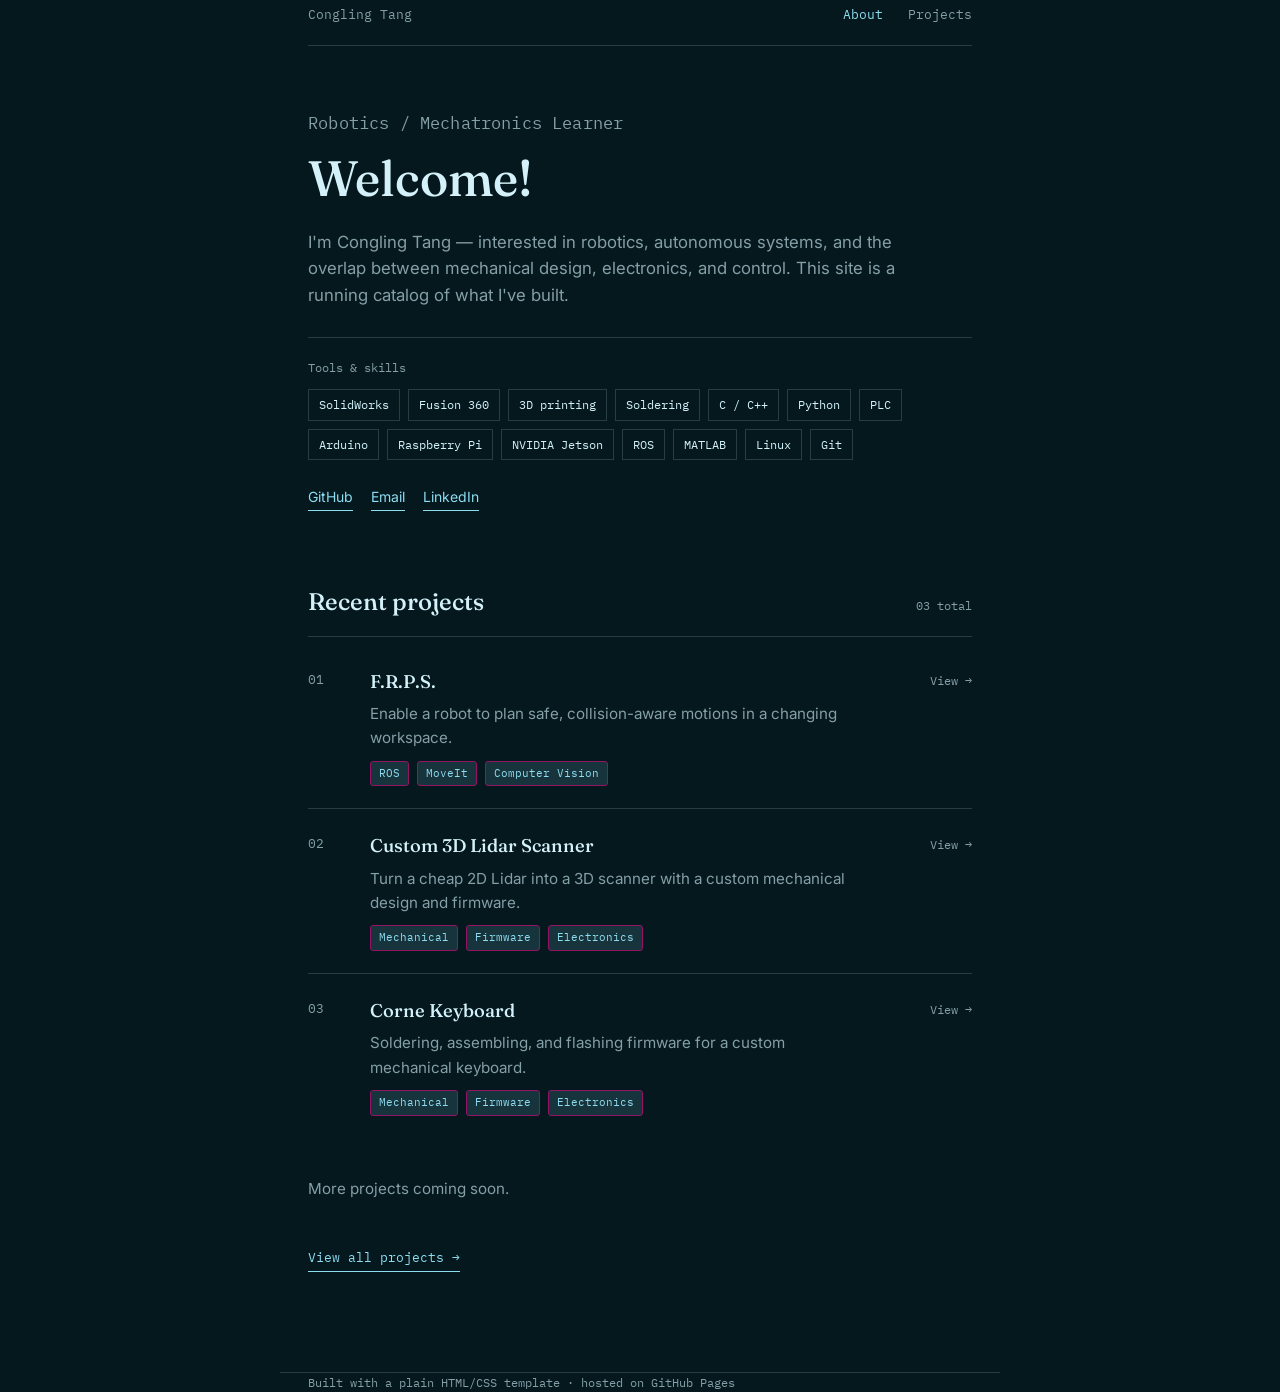
<file: index.html>
<!DOCTYPE html>
<html lang="en">
<head>
<meta charset="UTF-8">
<meta name="viewport" content="width=device-width, initial-scale=1.0">
<title>Congling Tang — Portfolio</title>
<meta name="description" content="Personal site and project catalog.">
<link rel="preconnect" href="https://fonts.googleapis.com">
<link rel="preconnect" href="https://fonts.gstatic.com" crossorigin>
<link href="https://fonts.googleapis.com/css2?family=Fraunces:opsz,wght@9..144,400;9..144,500;9..144,600&family=IBM+Plex+Mono:wght@400;500&family=Inter:wght@400;500;600&display=swap" rel="stylesheet">
<link rel="stylesheet" href="style.css">
</head>
<body>

<!-- ============ NAV — same block copy-pasted on every page ============ -->
<header class="wrap">
  <div class="nav-row">
    <a class="mark" href="index.html">Congling Tang</a>
    <nav>
      <a href="index.html" class="active">About</a>
      <a href="projects.html">Projects</a>
      <!-- <a href="resume.html">Resume</a> -->
    </nav>
  </div>
</header>

<main class="wrap">

  <!-- ============ ABOUT ============ -->
  <section id="about">
    <p class="role-line">Robotics / Mechatronics Learner</p>
    <h1>Welcome!</h1>
    <p>
      I'm Congling Tang — interested in robotics, autonomous systems, and the
      overlap between mechanical design, electronics, and control. This
      site is a running catalog of what I've built.
    </p>
    <p>

    <div class="stack">
      <div class="label">Tools &amp; skills</div>
      <div class="chips">
        <span>SolidWorks</span>
        <span>Fusion 360</span>
        <span>3D printing</span>
        <span>Soldering</span>
        <span>C / C++</span>
        <span>Python</span>
        <span>PLC</span>
        <span>Arduino</span>
        <span>Raspberry Pi</span>
        <span>NVIDIA Jetson</span>
        <span>ROS</span>
        <span>MATLAB</span>
        <span>Linux</span>
        <span>Git</span>        
      </div>
    </div>

    <div class="links-row">
      <a href="https://github.com/Allen-ENGI" target="_blank" rel="noopener">GitHub</a>
      <a href="mailto:congling.tang@duke.edu" target="_blank" rel="noopener">Email</a>
      <a href="https://www.linkedin.com/in/conglingtang/" target="_blank" rel="noopener">LinkedIn</a>
    </div>
  </section>

  <!-- ============ PROJECTS PREVIEW — shows a couple, links to the full page ============ -->
  <section id="projects">
    <div class="section-head">
      <h2>Recent projects</h2>
      <span class="count" id="project-count"></span>
    </div>
    <div id="project-list"></div>
    <div class="empty-note" id="empty-note" style="display:none;">Coming soon — project write-ups are in progress.</div>
    <p class="empty-note" id="more-note" style="display:none;">More projects coming soon.</p>
    <a class="view-all" href="projects.html">View all projects →</a>
  </section>

</main>

<footer class="wrap">
  <p>Built with a plain HTML/CSS template · hosted on GitHub Pages</p>
</footer>

<script>

  /* ================================================================
     HOME-PAGE PREVIEW — shows 2–3 of your best projects.
     The full list is in projects.html (edit that file separately).
     ================================================================ */
  const projects = [
  
    // TO ADD A PROJECT: copy the block below, delete the "//" at the start of
    // each line, and edit the text. "url" is the folder you made in Project/
    // (keep the trailing slash). Put a comma between projects.
    //
    // {
    //   title: "Your Project Title",
    //   description: "One plain sentence about what it is.",
    //   tags: ["Mechanical", "Firmware"],
    //   url: "Project/your-folder-name/"
    // },
      {
      title: "F.R.P.S.",
      description: "Enable a robot to plan safe, collision-aware motions in a changing workspace.",
       tags: ["ROS", "MoveIt", "Computer Vision"],
       url: "Project/FRPS/index.html"
      },
      {
      title: "Custom 3D Lidar Scanner",
      description: "Turn a cheap 2D Lidar into a 3D scanner with a custom mechanical design and firmware.",
       tags: ["Mechanical", "Firmware", "Electronics"],
       url: "Project/3Dlidar/index.html"
      },
      {
      title: "Corne Keyboard",
      description: "Soldering, assembling, and flashing firmware for a custom mechanical keyboard.",
       tags: ["Mechanical", "Firmware", "Electronics"],
       url: "Project/CorneKeyboard/index.html"
      },
  ];

  const list = document.getElementById('project-list');
  const countEl = document.getElementById('project-count');
  const emptyNote = document.getElementById('empty-note');

  countEl.textContent = projects.length ? String(projects.length).padStart(2, '0') + ' total' : '';
  if (!projects.length) emptyNote.style.display = 'block';
  if (projects.length) document.getElementById('more-note').style.display = 'block';

  projects.forEach((p, i) => {
    const el = p.url ? document.createElement('a') : document.createElement('div');
    el.className = 'project';
    if (p.url) {
      el.href = p.url;
      // Only external links (https://...) open in a new tab; your own project pages open in the same tab
      if (/^https?:\/\//.test(p.url)) { el.target = '_blank'; el.rel = 'noopener'; }
    }
    el.innerHTML = `
      <span class="index">${String(i + 1).padStart(2, '0')}</span>
      <div class="body">
        <h3>${p.title}</h3>
        <p>${p.description}</p>
        <div class="tags">${p.tags.map(t => `<span>${t}</span>`).join('')}</div>
      </div>
      <span class="go">${p.url ? 'View →' : ''}</span>
    `;
    list.appendChild(el);
  });
</script>

</body>
</html>
</file>
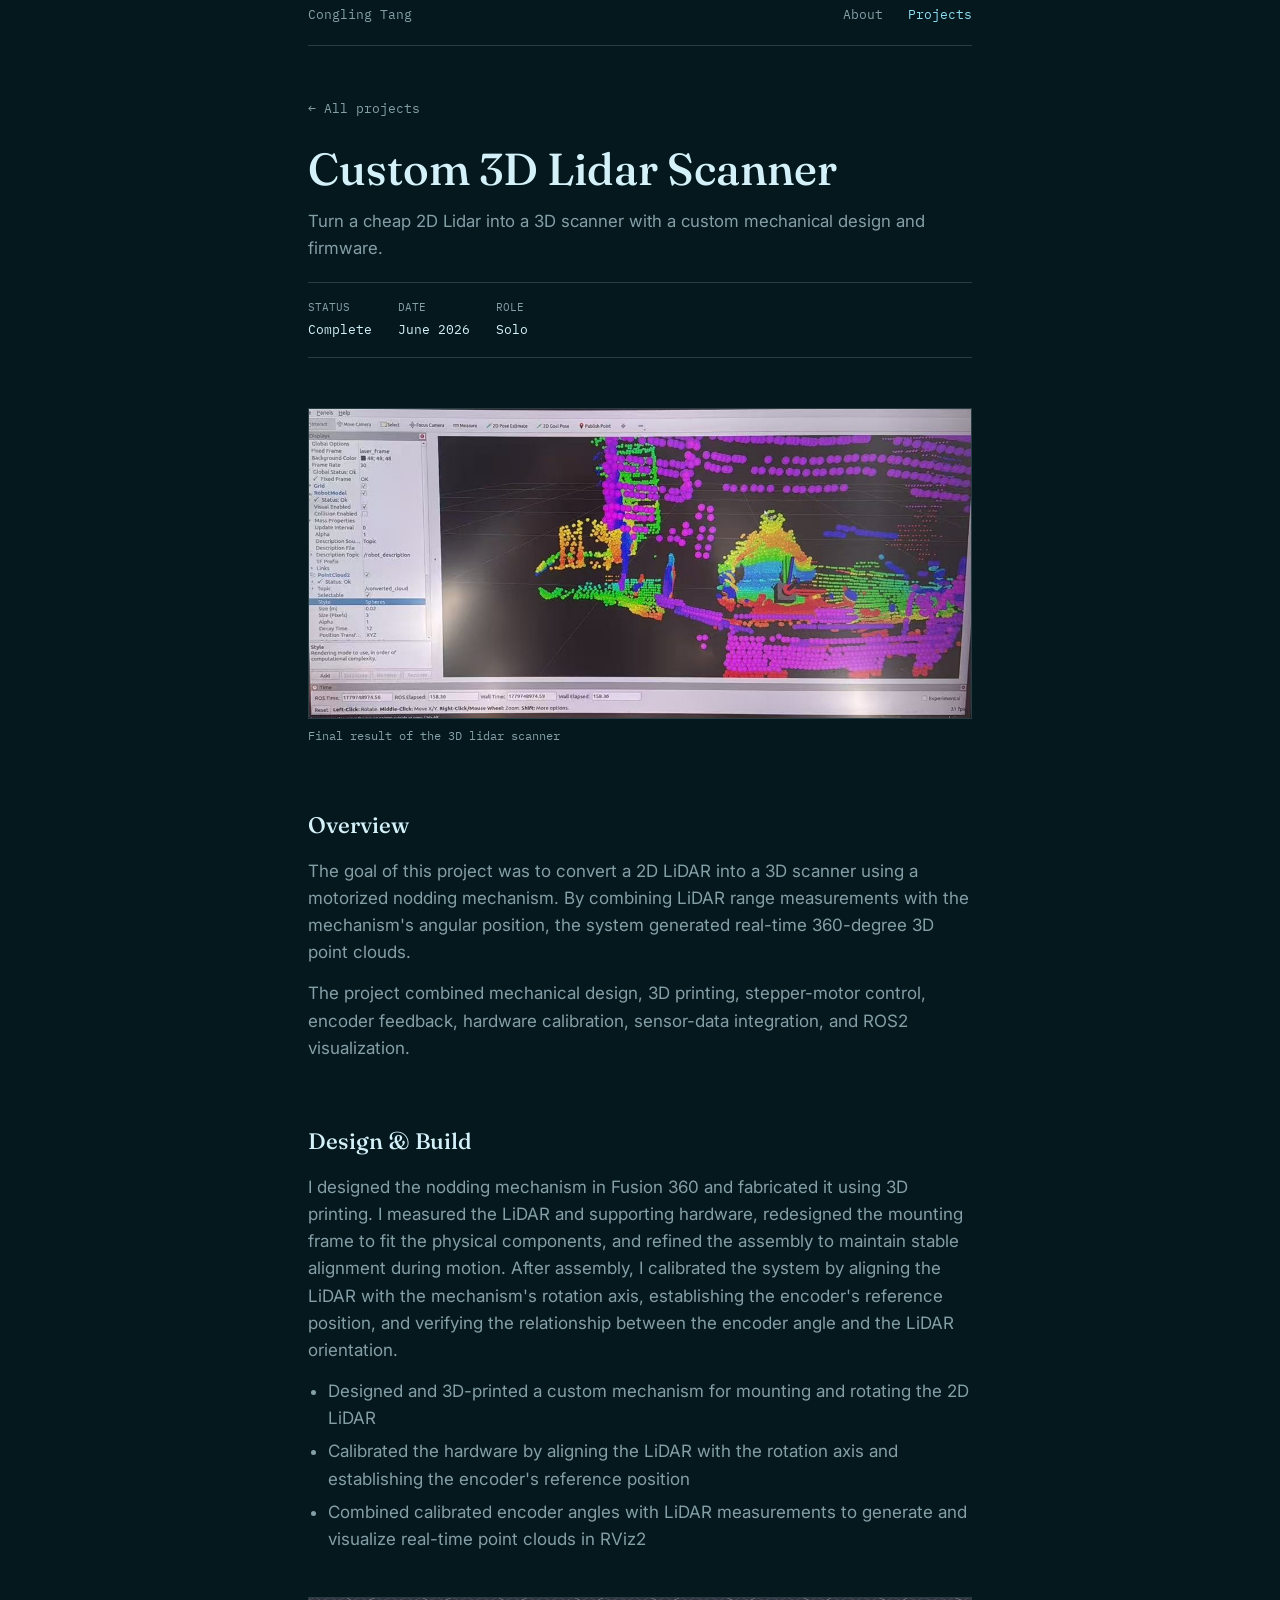
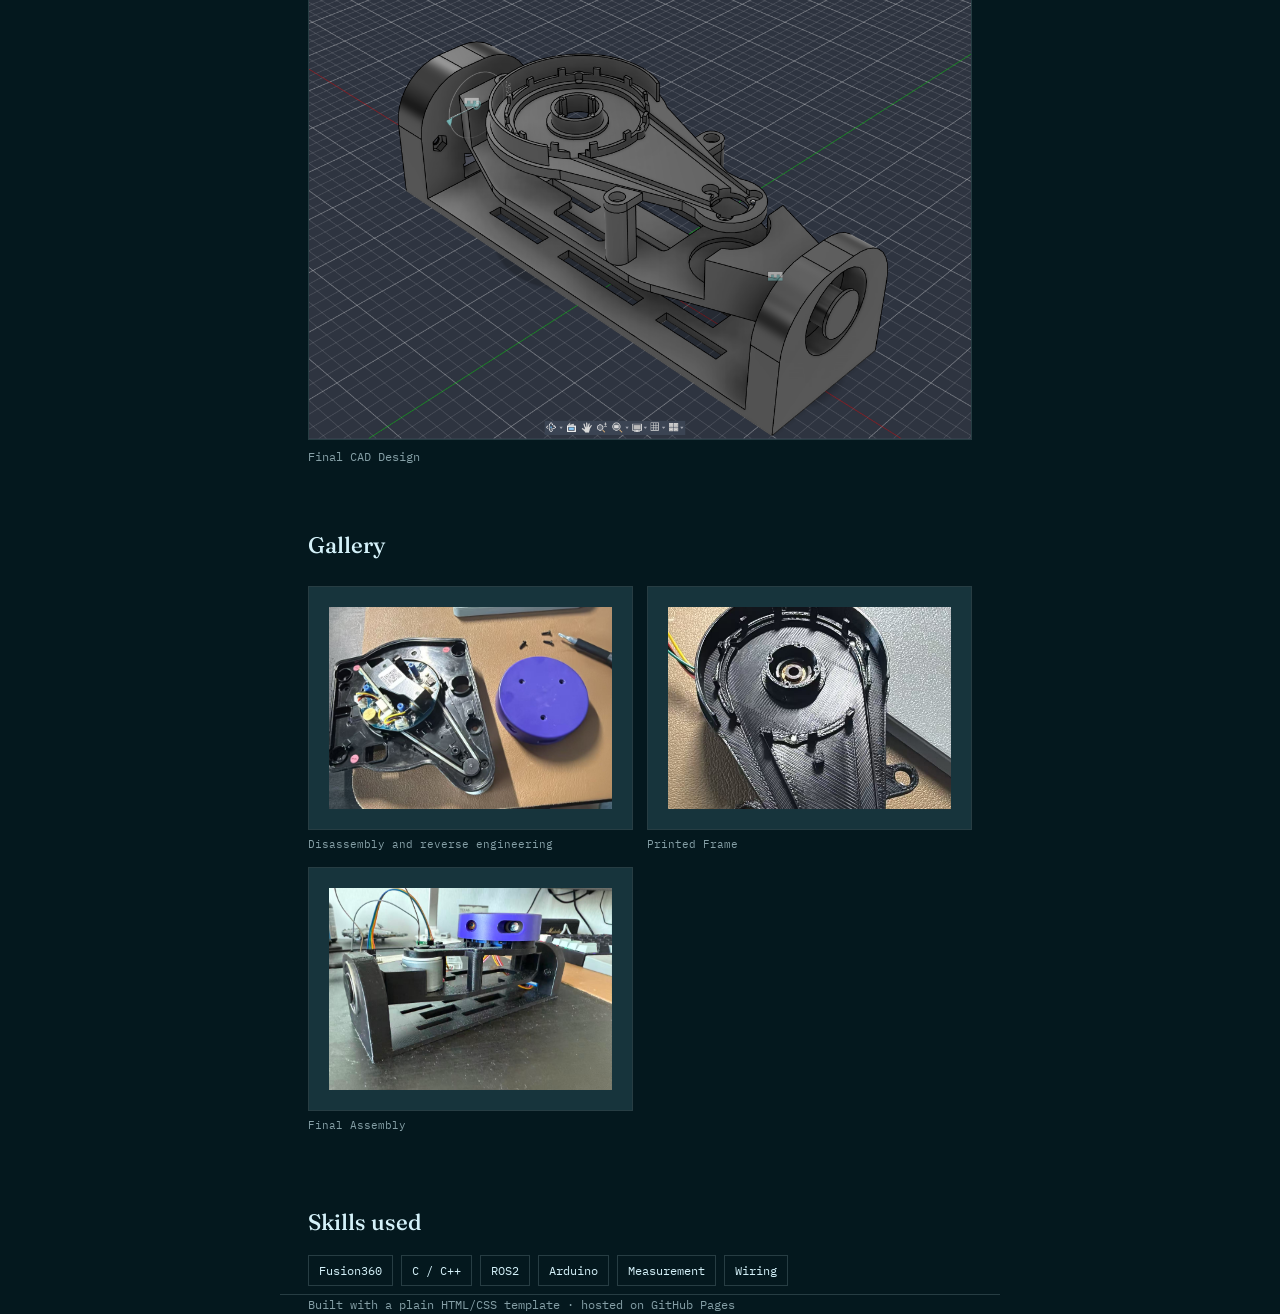
<file: Project/3Dlidar/index.html>
<!DOCTYPE html>
<html lang="en">
<head>
<meta charset="UTF-8">
<meta name="viewport" content="width=device-width, initial-scale=1.0">

<!-- [1] BROWSER TAB TITLE + SEARCH DESCRIPTION -->
<title>Custom 3D Lidar Scanner — Congling Tang</title>
<meta name="description" content="One-sentence description of this project.">

<link rel="preconnect" href="https://fonts.googleapis.com">
<link rel="preconnect" href="https://fonts.gstatic.com" crossorigin>
<link href="https://fonts.googleapis.com/css2?family=Fraunces:opsz,wght@9..144,400;9..144,500;9..144,600&family=IBM+Plex+Mono:wght@400;500&family=Inter:wght@400;500;600&display=swap" rel="stylesheet">

<!-- This file lives two folders deep (project/<name>/index.html),
     so your main stylesheet is reached with "../../". Don't change this line. -->
<link rel="stylesheet" href="../../style.css">
</head>
<body>

<!-- ============ NAV — links go up two levels ============ -->
<header class="wrap">
  <div class="nav-row">
    <a class="mark" href="../../index.html">Congling Tang</a>
    <nav>
      <a href="../../index.html">About</a>
      <a href="../../projects.html" class="active">Projects</a>
      <!-- <a href="../../resume.html">Resume</a> -->
    </nav>
  </div>
</header>

<main class="wrap">

  <!-- ============ [2] TITLE BLOCK ============ -->
  <div class="project-head">
    <a class="back-link" href="../../projects.html">← All projects</a>
    <h1>Custom 3D Lidar Scanner</h1>
    <p class="summary">
      Turn a cheap 2D Lidar into a 3D scanner with a custom mechanical design and firmware.
    </p>

    <!-- Quick facts. Add, remove, or reorder <div>s freely. -->
    <div class="meta-row">
      <div>STATUS<span>Complete</span></div>
      <div>DATE<span>June 2026</span></div>
      <div>ROLE<span>Solo</span></div>
      <!-- <div>CODE<a href="https://github.com/Allen-ENGI/your-repo-name" target="_blank" rel="noopener">GitHub repo ↗</a></div> -->
    </div>
  </div>

  <!-- ============ [3] HERO MEDIA ============
       Images go in this project's own images/ folder, so the path is
       just "images/filename.jpg" (no ../ needed).
       To use a real image, replace the .slot div with:
         <img src="images/hero.jpg" alt="Describe it"> -->
  <figure class="media">
    <img src="images/result.jpg" alt="Describe it">
    <figcaption>Final result of the 3D lidar scanner</figcaption>
  </figure>


  <!-- ============================================================
       [4] CONTENT SECTIONS
       To add a section: copy everything from <section class="p-section">
       to its closing </section>, paste it below, change the heading.
       To remove one: delete the whole block.
       ============================================================ -->

  <section class="p-section">
    <h2>Overview</h2>
    <p>
      The goal of this project was to convert a 2D LiDAR into a 3D scanner using a motorized
      nodding mechanism. By combining LiDAR range measurements with the mechanism's angular
      position, the system generated real-time 360-degree 3D point clouds.
    </p>
    <p>
      The project combined mechanical design, 3D printing, stepper-motor control, encoder
      feedback, hardware calibration, sensor-data integration, and ROS2 visualization.
    </p>
  </section>

  <section class="p-section">
    <h2>Design &amp; Build</h2>
    <p>
      I designed the nodding mechanism in Fusion 360 and fabricated it using 3D printing.
      I measured the LiDAR and supporting hardware, redesigned the mounting frame to fit the
      physical components, and refined the assembly to maintain stable alignment during motion.
      After assembly, I calibrated the system by aligning the LiDAR with the mechanism's rotation
      axis, establishing the encoder's reference position, and verifying the relationship between
      the encoder angle and the LiDAR orientation.
  </p>
    <ul>
      <li>Designed and 3D-printed a custom mechanism for mounting and rotating the 2D LiDAR</li>
      <li>Calibrated the hardware by aligning the LiDAR with the rotation axis and establishing the encoder's reference position</li>
      <li>Combined calibrated encoder angles with LiDAR measurements to generate and visualize real-time point clouds in RViz2</li>
    </ul>
  </section>

    <!-- ===== SINGLE IMAGE (copy this block wherever you want an image) ===== -->
    <figure class="media">
      <img src="images/CAD.png" alt="Describe the image"
           onerror="this.outerHTML='<div class=&quot;slot&quot;>images/example.jpg not found yet</div>'">
      <figcaption>Final CAD Design</figcaption>
    </figure>
  </section>

  <section class="p-section">
    <h2>Gallery</h2>
    <!-- Add or remove <figure> blocks. They wrap into rows of 2. -->
    <div class="gallery">
      <figure>
        <img src="images/desamble.jpg" alt="Disassemble" class="slot">
        <figcaption>Disassembly and reverse engineering</figcaption>
      </figure>
      <figure>
        <img src="images/printedFrame.jpg" alt="Printed Frame" class="slot">
        <figcaption>Printed Frame</figcaption>
      </figure>
      <figure>
        <img src="images/assemble.jpg" alt="Assemble" class="slot">
        <figcaption>Final Assembly</figcaption>
      </figure>      
    </div>
    <!-- To use a real photo, replace its <div class="slot">…</div> with:
         <img src="images/photo-1.jpg" alt="Describe it"> -->
  </section>


  <!-- ============ [5] TIMELINE ============
       Each .tl-item is one milestone. Copy/paste to add more, in order.
       Add class "done" for finished milestones (filled dot):
         <div class="tl-item done"> … </div> -->
  <!-- <section class="p-section">
    <h2>Timeline</h2>
    <div class="timeline">

      <div class="tl-item done">
        <div class="tl-date">Jan 2026</div>
        <h3>Concept &amp; requirements</h3>
        <p>Defined the goal, constraints, and what success looks like.</p>
      </div>

      <div class="tl-item done">
        <div class="tl-date">Feb – Mar 2026</div>
        <h3>CAD and component selection</h3>
        <p>Modeled the chassis, chose motors and sensors, ordered parts.</p>
      </div>

      <div class="tl-item done">
        <div class="tl-date">Apr 2026</div>
        <h3>First prototype</h3>
        <p>Assembled and tested. What broke, and what you learned.</p>
      </div>

      <div class="tl-item">
        <div class="tl-date">Next</div>
        <h3>Iteration two</h3>
        <p>What you plan to improve.</p>
      </div>

    </div>
  </section> -->


  <!-- ============ [6] RELATED SKILLS ============ -->
  <section class="p-section">
    <h2>Skills used</h2>
    <div class="skill-chips">
      <span>Fusion360</span>
      <span>C / C++</span>
      <span>ROS2</span>
      <span>Arduino</span>
      <span>Measurement</span>
      <span>Wiring</span>
    </div>
  </section>


  <!-- ============ [7] PREV / NEXT PROJECT (optional, off by default) ============
       Leave this off until you have at least two projects, so there are
       no dead links. To turn it on:
         1. Delete the comment marker just above the <div class="project-nav"> line
            and the one just below its closing </div>.
         2. Replace previous-folder-name / next-folder-name with the real folder
            names inside project/ (copy them exactly, same capitalization).
         3. First project: delete the "Previous" link. Last project: delete the "Next" link.
       Keep "index.html" at the end of each link. -->
  <!--
  <div class="project-nav">
    <a href="../previous-folder-name/index.html">← Previous project</a>
    <a href="../next-folder-name/index.html">Next project →</a>
  </div>
  -->

</main>

<footer class="wrap">
  <p>Built with a plain HTML/CSS template · hosted on GitHub Pages</p>
</footer>

</body>
</html>
</file>
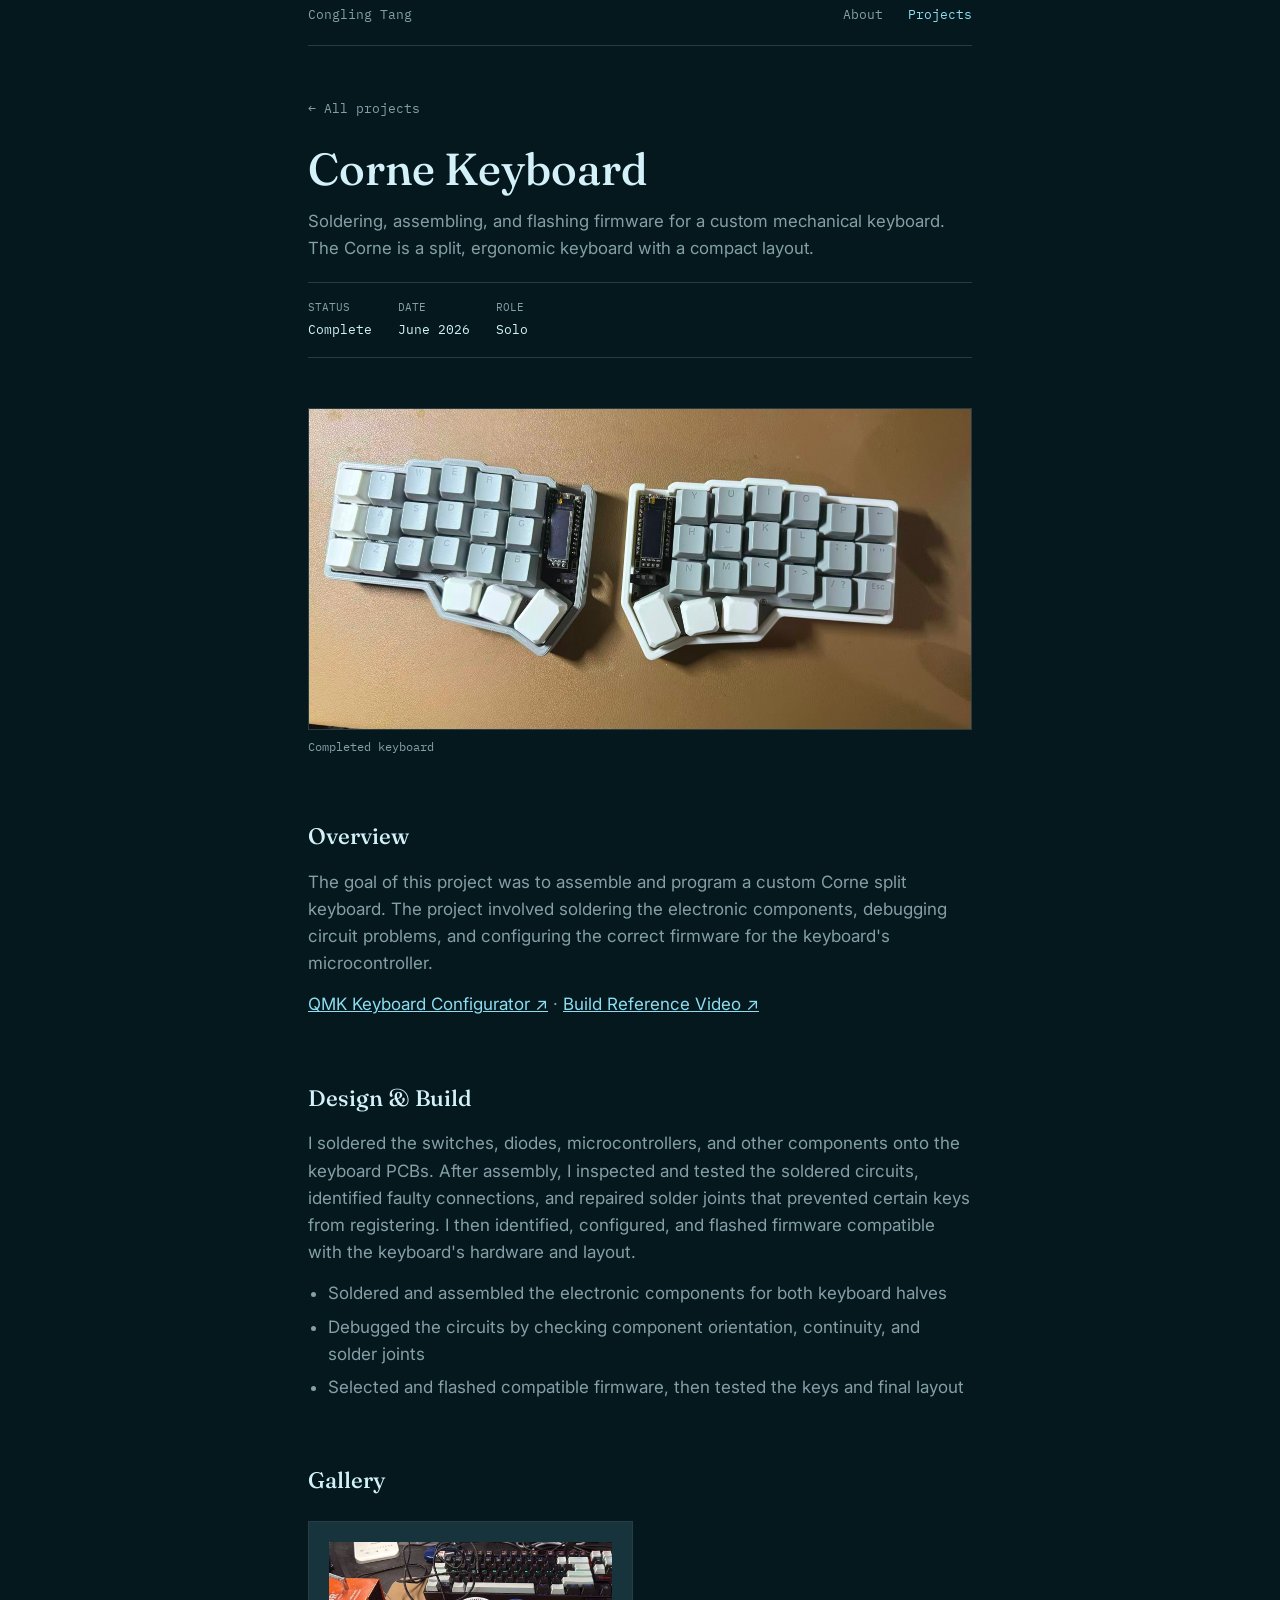
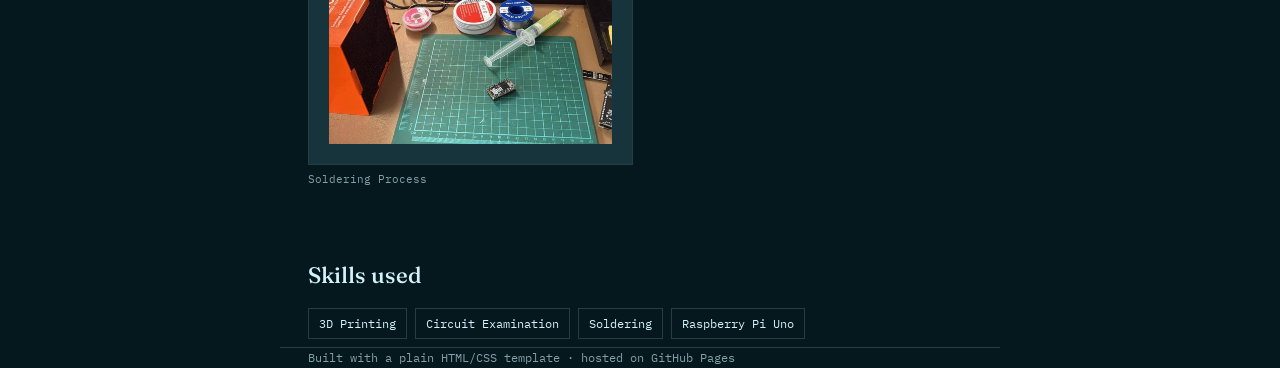
<file: Project/CorneKeyboard/index.html>
<!DOCTYPE html>
<html lang="en">
<head>
<meta charset="UTF-8">
<meta name="viewport" content="width=device-width, initial-scale=1.0">

<!-- [1] BROWSER TAB TITLE + SEARCH DESCRIPTION -->
<title>Project Title — Congling Tang</title>
<meta name="description" content="One-sentence description of this project.">

<link rel="preconnect" href="https://fonts.googleapis.com">
<link rel="preconnect" href="https://fonts.gstatic.com" crossorigin>
<link href="https://fonts.googleapis.com/css2?family=Fraunces:opsz,wght@9..144,400;9..144,500;9..144,600&family=IBM+Plex+Mono:wght@400;500&family=Inter:wght@400;500;600&display=swap" rel="stylesheet">

<!-- This file lives two folders deep (project/<name>/index.html),
     so your main stylesheet is reached with "../../". Don't change this line. -->
<link rel="stylesheet" href="../../style.css">
</head>
<body>

<!-- ============ NAV — links go up two levels ============ -->
<header class="wrap">
  <div class="nav-row">
    <a class="mark" href="../../index.html">Congling Tang</a>
    <nav>
      <a href="../../index.html">About</a>
      <a href="../../projects.html" class="active">Projects</a>
      <!-- <a href="../../resume.html">Resume</a> -->
    </nav>
  </div>
</header>

<main class="wrap">

  <!-- ============ [2] TITLE BLOCK ============ -->
  <div class="project-head">
    <a class="back-link" href="../../projects.html">← All projects</a>
    <h1>Corne Keyboard</h1>
    <p class="summary">
      Soldering, assembling, and flashing firmware for a custom mechanical keyboard. The Corne is a split, ergonomic keyboard with a compact layout.
    </p>

    <!-- Quick facts. Add, remove, or reorder <div>s freely. -->
    <div class="meta-row">
      <div>STATUS<span>Complete</span></div>
      <div>DATE<span>June 2026</span></div>
      <div>ROLE<span>Solo</span></div>
      <!-- <div>CODE<a href="https://github.com/Allen-ENGI/your-repo-name" target="_blank" rel="noopener">GitHub repo ↗</a></div> -->
    </div>
  </div>

  <!-- ============ [3] HERO MEDIA ============
       Images go in this project's own images/ folder, so the path is
       just "images/filename.jpg" (no ../ needed).
       To use a real image, replace the .slot div with:
         <img src="images/hero.jpg" alt="Describe it"> -->
  <figure class="media">
    <img src="images/final_assemble.jpg" alt="Final assembled Corne keyboard">             
    <figcaption>Completed keyboard</figcaption>
  </figure>


  <!-- ============================================================
       [4] CONTENT SECTIONS
       To add a section: copy everything from <section class="p-section">
       to its closing </section>, paste it below, change the heading.
       To remove one: delete the whole block.
       ============================================================ -->

<section class="p-section">
  <h2>Overview</h2>
 <p>
  The goal of this project was to assemble and program a custom Corne split keyboard.
  The project involved soldering the electronic components, debugging circuit problems,
  and configuring the correct firmware for the keyboard's microcontroller.
</p>

<p>
  <a href="https://config.qmk.fm/#/crkbd/rev1/LAYOUT_split_3x6_3"
     target="_blank" rel="noopener noreferrer">QMK Keyboard Configurator ↗</a>
  ·
  <a href="https://youtu.be/vzDTdLaAzXc?si=mCMBvjrSsixAofiY"
     target="_blank" rel="noopener noreferrer">Build Reference Video ↗</a>
</p>
</section>

<section class="p-section">
  <h2>Design &amp; Build</h2>
  <p>
    I soldered the switches, diodes, microcontrollers, and other components onto the
    keyboard PCBs. After assembly, I inspected and tested the soldered circuits,
    identified faulty connections, and repaired solder joints that prevented certain
    keys from registering. I then identified, configured, and flashed firmware compatible
    with the keyboard's hardware and layout.
  </p>
  <ul>
    <li>Soldered and assembled the electronic components for both keyboard halves</li>
    <li>Debugged the circuits by checking component orientation, continuity, and solder joints</li>
    <li>Selected and flashed compatible firmware, then tested the keys and final layout</li>
  </ul>
</section>

    <!-- ===== SINGLE IMAGE (copy this block wherever you want an image) ===== -->
    <!-- <figure class="media">
      <img src="images/example.jpg" alt="Describe the image"
           onerror="this.outerHTML='<div class=&quot;slot&quot;>images/example.jpg not found yet</div>'">
      <figcaption>Caption for this image.</figcaption>
    </figure> -->
  </section>

  <section class="p-section">
    <h2>Gallery</h2>
    <!-- Add or remove <figure> blocks. They wrap into rows of 2. -->
    <div class="gallery">
      <figure>
        <img class="slot" src="images/soldering.jpg" alt="Soldering the keyboard">
        <figcaption>Soldering Process</figcaption>
      </figure>
      <!-- <figure>
        <div class="slot">images/photo-2.jpg</div>
        <figcaption>Caption two</figcaption>
      </figure> -->
    </div>
    <!-- To use a real photo, replace its <div class="slot">…</div> with:
         <img src="images/photo-1.jpg" alt="Describe it"> -->
  </section>


  <!-- ============ [5] TIMELINE ============
       Each .tl-item is one milestone. Copy/paste to add more, in order.
       Add class "done" for finished milestones (filled dot):
         <div class="tl-item done"> … </div> -->
  <!-- <section class="p-section">
    <h2>Timeline</h2>
    <div class="timeline">

      <div class="tl-item done">
        <div class="tl-date">Jan 2026</div>
        <h3>Concept &amp; requirements</h3>
        <p>Defined the goal, constraints, and what success looks like.</p>
      </div>

      <div class="tl-item done">
        <div class="tl-date">Feb – Mar 2026</div>
        <h3>CAD and component selection</h3>
        <p>Modeled the chassis, chose motors and sensors, ordered parts.</p>
      </div>

      <div class="tl-item done">
        <div class="tl-date">Apr 2026</div>
        <h3>First prototype</h3>
        <p>Assembled and tested. What broke, and what you learned.</p>
      </div>

      <div class="tl-item">
        <div class="tl-date">Next</div>
        <h3>Iteration two</h3>
        <p>What you plan to improve.</p>
      </div>

    </div>
  </section> -->


  <!-- ============ [6] RELATED SKILLS ============ -->
  <section class="p-section">
    <h2>Skills used</h2>
    <div class="skill-chips">
      <span>3D Printing</span>
      <span>Circuit Examination</span>
      <span>Soldering</span>
      <span>Raspberry Pi Uno</span>
    </div>
  </section>


  <!-- ============ [7] PREV / NEXT PROJECT (optional, off by default) ============
       Leave this off until you have at least two projects, so there are
       no dead links. To turn it on:
         1. Delete the comment marker just above the <div class="project-nav"> line
            and the one just below its closing </div>.
         2. Replace previous-folder-name / next-folder-name with the real folder
            names inside project/ (copy them exactly, same capitalization).
         3. First project: delete the "Previous" link. Last project: delete the "Next" link.
       Keep "index.html" at the end of each link. -->
  <!--
  <div class="project-nav">
    <a href="../previous-folder-name/index.html">← Previous project</a>
    <a href="../next-folder-name/index.html">Next project →</a>
  </div>
  -->

</main>

<footer class="wrap">
  <p>Built with a plain HTML/CSS template · hosted on GitHub Pages</p>
</footer>

</body>
</html>
</file>
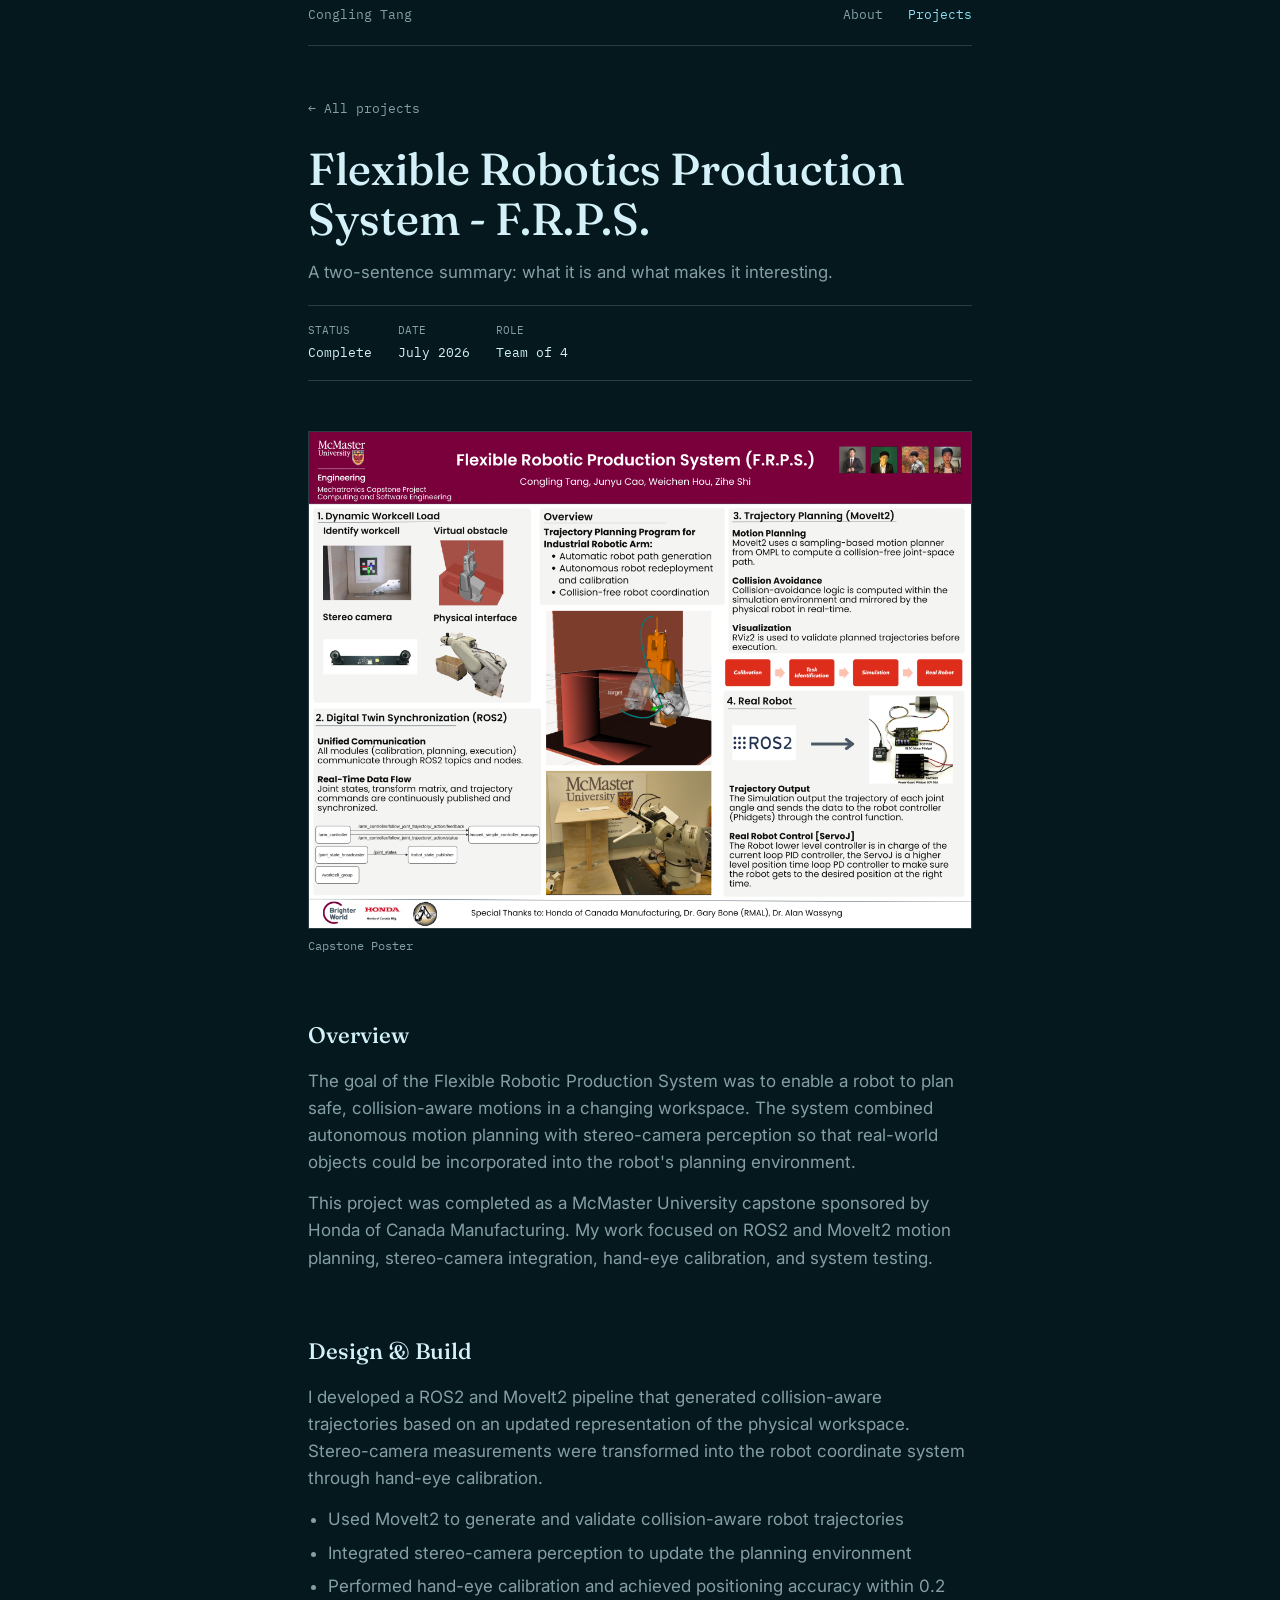
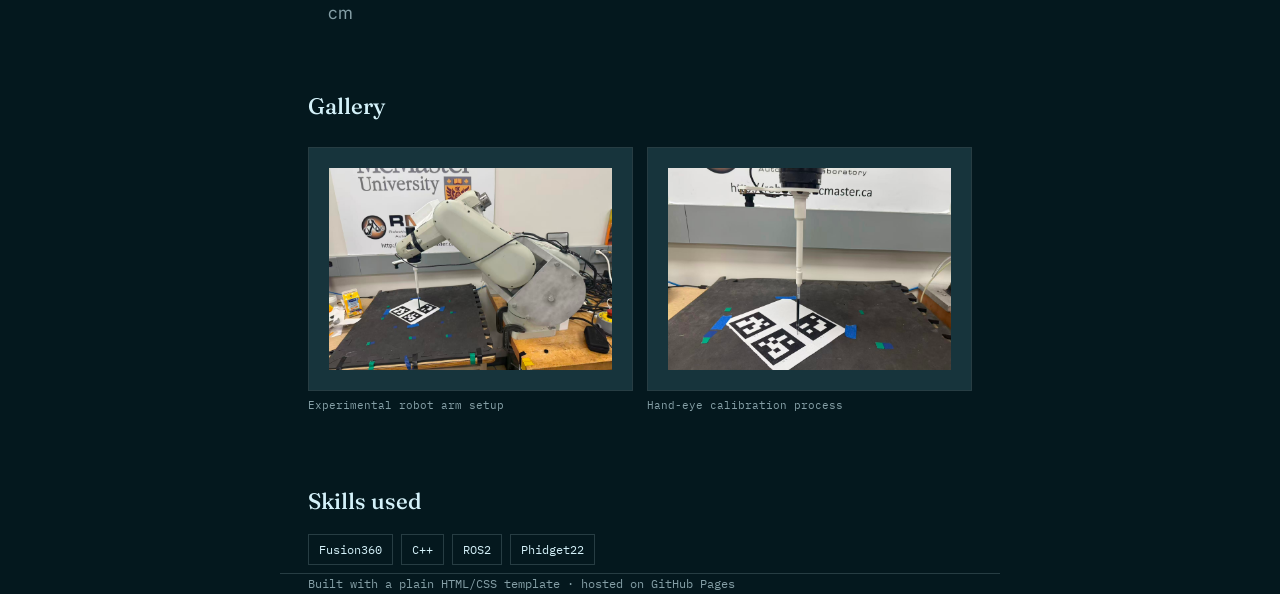
<file: Project/FRPS/index.html>
<!DOCTYPE html>
<html lang="en">
<head>
<meta charset="UTF-8">
<meta name="viewport" content="width=device-width, initial-scale=1.0">

<!-- [1] BROWSER TAB TITLE + SEARCH DESCRIPTION -->
<title>F.R.P.S. — Congling Tang</title>
<meta name="description" content="One-sentence description of this project.">

<link rel="preconnect" href="https://fonts.googleapis.com">
<link rel="preconnect" href="https://fonts.gstatic.com" crossorigin>
<link href="https://fonts.googleapis.com/css2?family=Fraunces:opsz,wght@9..144,400;9..144,500;9..144,600&family=IBM+Plex+Mono:wght@400;500&family=Inter:wght@400;500;600&display=swap" rel="stylesheet">

<!-- This file lives two folders deep (project/<name>/index.html),
     so your main stylesheet is reached with "../../". Don't change this line. -->
<link rel="stylesheet" href="../../style.css">
</head>
<body>

<!-- ============ NAV — links go up two levels ============ -->
<header class="wrap">
  <div class="nav-row">
    <a class="mark" href="../../index.html">Congling Tang</a>
    <nav>
      <a href="../../index.html">About</a>
      <a href="../../projects.html" class="active">Projects</a>
      <!-- <a href="../../resume.html">Resume</a> -->
    </nav>
  </div>
</header>

<main class="wrap">

  <!-- ============ [2] TITLE BLOCK ============ -->
  <div class="project-head">
    <a class="back-link" href="../../projects.html">← All projects</a>
    <h1>Flexible Robotics Production System - F.R.P.S.</h1>
    <p class="summary">
      A two-sentence summary: what it is and what makes it interesting.
    </p>

    <!-- Quick facts. Add, remove, or reorder <div>s freely. -->
    <div class="meta-row">
      <div>STATUS<span>Complete</span></div>
      <div>DATE<span>July 2026</span></div>
      <div>ROLE<span>Team of 4</span></div>
      <!-- <div>CODE<a href="https://github.com/Allen-ENGI/your-repo-name" target="_blank" rel="noopener">GitHub repo ↗</a></div> -->
    </div>
  </div>

  <!-- ============ [3] HERO MEDIA ============
       Images go in this project's own images/ folder, so the path is
       just "images/filename.jpg" (no ../ needed).
       To use a real image, replace the .slot div with:
         <img src="images/hero.jpg" alt="Describe it"> -->
  <figure class="media">
    <img src="images/poster.png" alt="Describe it"> 
    <figcaption>Capstone Poster</figcaption>
  </figure>


  <!-- ============================================================
       [4] CONTENT SECTIONS
       To add a section: copy everything from <section class="p-section">
       to its closing </section>, paste it below, change the heading.
       To remove one: delete the whole block.
       ============================================================ -->

    <section class="p-section">
    <h2>Overview</h2>
    <p>
      The goal of the Flexible Robotic Production System was to enable a robot to plan safe,
      collision-aware motions in a changing workspace. The system combined autonomous motion
      planning with stereo-camera perception so that real-world objects could be incorporated
      into the robot's planning environment.
    </p>
    <p>
      This project was completed as a McMaster University capstone sponsored by Honda of Canada
      Manufacturing. My work focused on ROS2 and MoveIt2 motion planning, stereo-camera
      integration, hand-eye calibration, and system testing.
    </p>
  </section>

  <section class="p-section">
    <h2>Design &amp; Build</h2>
    <p>
      I developed a ROS2 and MoveIt2 pipeline that generated collision-aware trajectories based
      on an updated representation of the physical workspace. Stereo-camera measurements were
      transformed into the robot coordinate system through hand-eye calibration.
    </p>
    <ul>
      <li>Used MoveIt2 to generate and validate collision-aware robot trajectories</li>
      <li>Integrated stereo-camera perception to update the planning environment</li>
      <li>Performed hand-eye calibration and achieved positioning accuracy within 0.2 cm</li>
    </ul>
  </section>

    <!-- ===== SINGLE IMAGE (copy this block wherever you want an image) ===== -->
    <!-- <figure class="media">
      <img src="images/example.jpg" alt="Describe the image"
           onerror="this.outerHTML='<div class=&quot;slot&quot;>images/example.jpg not found yet</div>'">
      <figcaption>Caption for this image.</figcaption>
    </figure>
  </section> -->

  <section class="p-section">
    <h2>Gallery</h2>
    <!-- Add or remove <figure> blocks. They wrap into rows of 2. -->
    <div class="gallery">
      <figure>
        <img src="images/arm.jpg" alt="Photo 1" class="slot">
        <figcaption>Experimental robot arm setup</figcaption>
      </figure>
      <figure>
        <img src="images/calib.jpg" alt="Photo 2" class="slot">
        <figcaption>Hand-eye calibration process</figcaption>
      </figure>
      <!-- <figure>
        <div class="slot">images/photo-3.jpg</div>
        <figcaption>Caption three</figcaption>
      </figure>
      <figure>
        <div class="slot">images/photo-4.jpg</div>
        <figcaption>Caption four</figcaption>
      </figure> -->
    </div>
    <!-- To use a real photo, replace its <div class="slot">…</div> with:
         <img src="images/photo-1.jpg" alt="Describe it"> -->
  </section>


  <!-- ============ [5] TIMELINE ============
       Each .tl-item is one milestone. Copy/paste to add more, in order.
       Add class "done" for finished milestones (filled dot):
         <div class="tl-item done"> … </div> -->
  <!-- <section class="p-section">
    <h2>Timeline</h2>
    <div class="timeline">

      <div class="tl-item done">
        <div class="tl-date">Jan 2026</div>
        <h3>Concept &amp; requirements</h3>
        <p>Defined the goal, constraints, and what success looks like.</p>
      </div>

      <div class="tl-item done">
        <div class="tl-date">Feb – Mar 2026</div>
        <h3>CAD and component selection</h3>
        <p>Modeled the chassis, chose motors and sensors, ordered parts.</p>
      </div>

      <div class="tl-item done">
        <div class="tl-date">Apr 2026</div>
        <h3>First prototype</h3>
        <p>Assembled and tested. What broke, and what you learned.</p>
      </div>

      <div class="tl-item">
        <div class="tl-date">Next</div>
        <h3>Iteration two</h3>
        <p>What you plan to improve.</p>
      </div>

    </div>
  </section> -->


  <!-- ============ [6] RELATED SKILLS ============ -->
  <section class="p-section">
    <h2>Skills used</h2>
    <div class="skill-chips">
      <span>Fusion360</span>
      <span>C++</span>
      <span>ROS2</span>  
      <span>Phidget22</span>
      
    </div>
  </section>


  <!-- ============ [7] PREV / NEXT PROJECT (optional, off by default) ============
       Leave this off until you have at least two projects, so there are
       no dead links. To turn it on:
         1. Delete the comment marker just above the <div class="project-nav"> line
            and the one just below its closing </div>.
         2. Replace previous-folder-name / next-folder-name with the real folder
            names inside project/ (copy them exactly, same capitalization).
         3. First project: delete the "Previous" link. Last project: delete the "Next" link.
       Keep "index.html" at the end of each link. -->
  <!--
  <div class="project-nav">
    <a href="../previous-folder-name/index.html">← Previous project</a>
    <a href="../next-folder-name/index.html">Next project →</a>
  </div>
  -->

</main>

<footer class="wrap">
  <p>Built with a plain HTML/CSS template · hosted on GitHub Pages</p>
</footer>

</body>
</html>
</file>
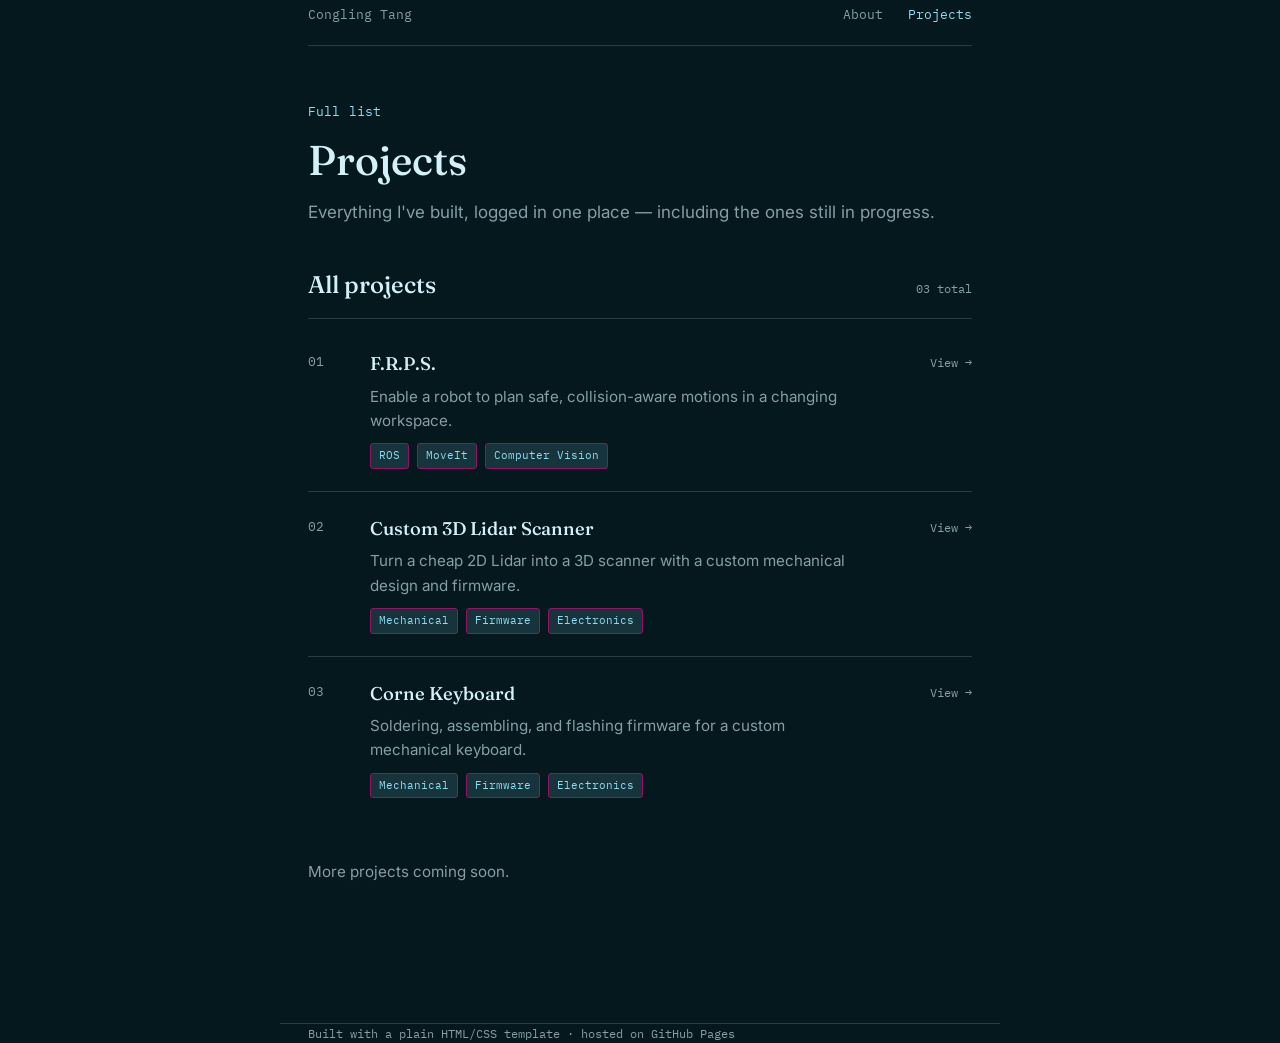
<file: projects.html>
<!DOCTYPE html>
<html lang="en">
<head>
<meta charset="UTF-8">
<meta name="viewport" content="width=device-width, initial-scale=1.0">
<title>Projects</title>
<link rel="preconnect" href="https://fonts.googleapis.com">
<link rel="preconnect" href="https://fonts.gstatic.com" crossorigin>
<link href="https://fonts.googleapis.com/css2?family=Fraunces:opsz,wght@9..144,400;9..144,500;9..144,600&family=IBM+Plex+Mono:wght@400;500&family=Inter:wght@400;500;600&display=swap" rel="stylesheet">
<link rel="stylesheet" href="style.css">
</head>
<body>

<header class="wrap">
  <div class="nav-row">
    <a class="mark" href="index.html">Congling Tang</a>
    <nav>
      <a href="index.html">About</a>
      <a href="projects.html" class="active">Projects</a>
      <!-- <a href="resume.html">Resume</a> -->
    </nav>
  </div>
</header>

<main class="wrap">

  <div class="page-head">
    <p class="role-line">Full list</p>
    <h1>Projects</h1>
    <p>Everything I've built, logged in one place — including the ones still in progress.</p>
  </div>

  <section id="projects" style="padding-top: 20px;">
    <div class="section-head">
      <h2>All projects</h2>
      <span class="count" id="project-count"></span>
    </div>

    <div id="project-list"></div>
    <div class="empty-note" id="empty-note" style="display:none;">Coming soon — full write-ups are in progress.</div>
    <p class="empty-note" id="more-note" style="display:none;">More projects coming soon.</p>
  </section>

</main>

<footer class="wrap">
  <p>Built with a plain HTML/CSS template · hosted on GitHub Pages</p>
</footer>

<script>
  /* ================================================================
     FULL PROJECT LIST — every project goes here.
     (index.html has its own short preview list.)
     ================================================================ */
  const projects = [
    // TO ADD A PROJECT: copy the block below, delete the "//" at the start of
    // each line, and edit the text. "url" is the folder you made in Project/
    // (keep the trailing slash). Put a comma between projects.
    //
    // {
    //   title: "Your Project Title",
    //   description: "One plain sentence about what it is.",
    //   tags: ["Mechanical", "Firmware"],
    //   url: "Project/your-folder-name/"
    // },
      {
      title: "F.R.P.S.",
      description: "Enable a robot to plan safe, collision-aware motions in a changing workspace.",
       tags: ["ROS", "MoveIt", "Computer Vision"],
       url: "Project/FRPS/index.html"
      },
      {
      title: "Custom 3D Lidar Scanner",
      description: "Turn a cheap 2D Lidar into a 3D scanner with a custom mechanical design and firmware.",
       tags: ["Mechanical", "Firmware", "Electronics"],
       url: "Project/3Dlidar/index.html"
      },
      {
      title: "Corne Keyboard",
      description: "Soldering, assembling, and flashing firmware for a custom mechanical keyboard.",
       tags: ["Mechanical", "Firmware", "Electronics"],
       url: "Project/CorneKeyboard/index.html"
      },
  ];

  const list = document.getElementById('project-list');
  const countEl = document.getElementById('project-count');
  const emptyNote = document.getElementById('empty-note');

  countEl.textContent = projects.length ? String(projects.length).padStart(2, '0') + ' total' : '';
  if (!projects.length) emptyNote.style.display = 'block';
  if (projects.length) document.getElementById('more-note').style.display = 'block';

  projects.forEach((p, i) => {
    const el = p.url ? document.createElement('a') : document.createElement('div');
    el.className = 'project';
    if (p.url) {
      el.href = p.url;
      // Only external links (https://...) open in a new tab; your own project pages open in the same tab
      if (/^https?:\/\//.test(p.url)) { el.target = '_blank'; el.rel = 'noopener'; }
    }
    el.innerHTML = `
      <span class="index">${String(i + 1).padStart(2, '0')}</span>
      <div class="body">
        <h3>${p.title}</h3>
        <p>${p.description}</p>
        <div class="tags">${p.tags.map(t => `<span>${t}</span>`).join('')}</div>
      </div>
      <span class="go">${p.url ? 'View →' : ''}</span>
    `;
    list.appendChild(el);
  });
</script>

</body>
</html>
</file>
<file: style.css>
/* =====================================================================
   SHARED STYLESHEET — used by index.html, projects.html, resume.html
   Edit colors here once and every page updates.
   ===================================================================== */

:root{
  /* ---- CHANGE COLORS HERE ----
     Your palette:  text #d4f1f9 · background #04181e · primary #8dddf1
                    secondary #951366 · accent #e74442                      */
  --bg: #04181e;              /* page background */
  --ink: #d4f1f9;             /* main text */
  --accent: #8dddf1;          /* links, tags, highlights (your "primary") */
  --hot: #e74442;             /* your red "accent" - currently unused; handy for small highlights */
  --secondary: #951366;       /* text selection + tag outline */

  /* shades mixed from the colors above */
  --ink-soft: #859FA6;        /* muted text */
  --panel-line: #273D43;       /* borders / dividers */
  --accent-soft: #17343C;      /* tag / chip fill */

  --max-width: 720px;
}

*{ box-sizing: border-box; }
html{ scroll-behavior: smooth; }

body{
  margin:0;
  background: var(--bg);
  color: var(--ink);
  font-family: 'Inter', system-ui, sans-serif;
  font-size: 17px;
  line-height: 1.6;
  -webkit-font-smoothing: antialiased;
}

a{ color: var(--accent); }
::selection{ background: var(--secondary); color: var(--ink); }

.wrap{
  max-width: var(--max-width);
  margin: 0 auto;
  padding: 0 28px;
}

/* ---------- Header / nav (same on every page) ---------- */
header{ padding: 40px 0 0; }
.nav-row{
  display:flex;
  justify-content: space-between;
  align-items: baseline;
  padding-bottom: 18px;
  border-bottom: 1px solid var(--panel-line);
}
.nav-row .mark{
  font-family:'IBM Plex Mono', monospace;
  font-size: 13px;
  color: var(--ink-soft);
  text-decoration: none;
}
nav a{
  font-family:'IBM Plex Mono', monospace;
  font-size: 13px;
  text-decoration:none;
  color: var(--ink-soft);
  margin-left: 20px;
}
nav a:hover{ color: var(--ink); }
nav a.active{ color: var(--accent); }

/* ---------- Page heading (used on projects.html / resume.html) ---------- */
.page-head{ padding: 56px 0 20px; }
.page-head .role-line{
  font-family:'IBM Plex Mono', monospace;
  font-size: 13px;
  color: var(--accent);
  margin: 0 0 14px;
}
.page-head h1{
  font-family: 'Fraunces', serif;
  font-weight: 500;
  font-size: clamp(1.9rem, 4.5vw, 2.6rem);
  line-height: 1.15;
  margin: 0 0 14px;
}
.page-head p{
  max-width: 58ch;
  color: var(--ink-soft);
  margin: 0;
}

/* ---------- Hero / About (index.html) ---------- */
section#about{ padding: 64px 0 72px; }
h1{
  font-family: 'Fraunces', serif;
  font-weight: 500;
  font-size: clamp(2.2rem, 5vw, 3.1rem);
  line-height: 1.12;
  margin: 0 0 22px;
  max-width: 16ch;
}
#about p{
  max-width: 58ch;
  color: var(--ink-soft);
  font-size: 1.05rem;
  margin: 0 0 14px;
}
.role-line{
  font-family:'IBM Plex Mono', monospace;
  font-size: 13px;
  color: var(--accent);
  letter-spacing: 0.01em;
  margin: 0 0 18px;
}

.stack{
  margin-top: 28px;
  padding-top: 20px;
  border-top: 1px solid var(--panel-line);
}
.stack .label{
  font-family:'IBM Plex Mono', monospace;
  font-size: 12px;
  color: var(--ink-soft);
  margin-bottom: 12px;
}
.chips{ display:flex; flex-wrap:wrap; gap: 8px; }
.chips span{
  font-family:'IBM Plex Mono', monospace;
  font-size: 12px;
  padding: 5px 10px;
  border: 1px solid var(--panel-line);
  color: var(--ink);
}

.links-row{ display:flex; gap: 18px; margin-top: 26px; flex-wrap: wrap; }
.links-row a{
  font-size: 14px;
  text-decoration: none;
  border-bottom: 1px solid var(--accent);
  padding-bottom: 2px;
}
.links-row a:hover{ color: var(--ink); border-color: var(--ink); }

/* ---------- Projects list (index.html preview + projects.html full) ---------- */
section#projects{ padding: 0 0 100px; }
.section-head{
  display:flex;
  align-items:baseline;
  justify-content: space-between;
  border-bottom: 1px solid var(--panel-line);
  padding-bottom: 14px;
  margin-bottom: 8px;
}
.section-head h2{
  font-family: 'Fraunces', serif;
  font-weight: 500;
  font-size: 1.5rem;
  margin: 0;
}
.section-head .count{
  font-family:'IBM Plex Mono', monospace;
  font-size: 12px;
  color: var(--ink-soft);
}

.project{
  display:grid;
  grid-template-columns: 44px 1fr auto;
  gap: 18px;
  align-items: start;
  padding: 22px 0;
  border-bottom: 1px solid var(--panel-line);
  text-decoration: none;
  color: inherit;
}
.project:last-child{ border-bottom: none; }
.project .index{
  font-family:'IBM Plex Mono', monospace;
  font-size: 13px;
  color: var(--ink-soft);
  padding-top: 3px;
}
.project .body h3{
  margin: 0 0 6px;
  font-family: 'Fraunces', serif;
  font-weight: 500;
  font-size: 1.15rem;
}
.project .body p{
  margin: 0 0 10px;
  color: var(--ink-soft);
  font-size: 0.95rem;
  max-width: 48ch;
}
.tags{ display:flex; flex-wrap: wrap; gap: 8px; }
.tags span{
  font-family:'IBM Plex Mono', monospace;
  font-size: 11px;
  color: var(--accent);
  background: var(--accent-soft);
  border: 1px solid var(--secondary);
  padding: 3px 8px;
  border-radius: 3px;
}
.project .go{
  display: inline-block;
  transition: transform .15s ease, color .15s ease;
  font-family:'IBM Plex Mono', monospace;
  font-size: 12px;
  color: var(--ink-soft);
  padding-top: 4px;
  white-space: nowrap;
}
.project:hover .go{ color: var(--accent); transform: translateX(3px); }
.project:hover .body h3{ color: var(--accent); }

.empty-note{ padding: 24px 0; color: var(--ink-soft); font-size: 0.95rem; }

.view-all{
  display:inline-block;
  margin-top: 8px;
  font-family:'IBM Plex Mono', monospace;
  font-size: 13px;
  text-decoration:none;
  border-bottom: 1px solid var(--accent);
  padding-bottom: 2px;
}
.view-all:hover{ color: var(--ink); border-color: var(--ink); }

/* ---------- Resume page ---------- */
.resume-section{ padding: 0 0 48px; }
.resume-section h2{
  font-family: 'Fraunces', serif;
  font-weight: 500;
  font-size: 1.3rem;
  border-bottom: 1px solid var(--panel-line);
  padding-bottom: 12px;
  margin: 0 0 20px;
}
.resume-entry{ margin-bottom: 22px; }
.resume-entry .row1{
  display:flex;
  justify-content: space-between;
  align-items: baseline;
  gap: 12px;
  flex-wrap: wrap;
}
.resume-entry h3{
  font-family: 'Fraunces', serif;
  font-weight: 500;
  font-size: 1.05rem;
  margin: 0;
}
.resume-entry .when{
  font-family:'IBM Plex Mono', monospace;
  font-size: 12px;
  color: var(--ink-soft);
  white-space: nowrap;
}
.resume-entry .where{
  font-size: 0.92rem;
  color: var(--ink-soft);
  margin: 2px 0 8px;
}
.resume-entry ul{
  margin: 0;
  padding-left: 18px;
  color: var(--ink-soft);
  font-size: 0.95rem;
}
.resume-entry li{ margin-bottom: 4px; }

.resume-download{
  padding: 60px 0 90px;
}
.resume-download a{
  display:inline-block;
  font-family:'IBM Plex Mono', monospace;
  font-size: 13px;
  text-decoration:none;
  border: 1px solid var(--accent);
  color: var(--accent);
  padding: 10px 18px;
}
.resume-download a:hover{ background: var(--accent-soft); }

footer{ padding: 30px 0 50px; border-top: 1px solid var(--panel-line); }
footer p{
  font-family:'IBM Plex Mono', monospace;
  font-size: 12px;
  color: var(--ink-soft);
  margin:0;
}

@media (max-width: 520px){
  .project{ grid-template-columns: 30px 1fr; }
  .project .go{ display:none; }
  nav a{ margin-left: 12px; }
}


/* =====================================================================
   PROJECT PAGES — styles for project/<name>/index.html
   (title block, image/video, gallery, timeline, skills)
   Uses the same colors defined at the top of this file.
   ===================================================================== */

/* ---------- Title block ---------- */
.project-head{ padding: 48px 0 28px; }
.back-link{
  display:inline-block;
  font-family:'IBM Plex Mono', monospace;
  font-size: 12.5px;
  color: var(--ink-soft);
  text-decoration:none;
  margin-bottom: 26px;
}
.back-link:hover{ color: var(--ink); }

.project-head h1{
  font-family:'Fraunces', serif;
  font-weight: 500;
  font-size: clamp(2rem, 5vw, 2.8rem);
  line-height: 1.12;
  margin: 0 0 14px;
  max-width: 22ch;
}
.project-head .summary{
  max-width: 60ch;
  color: var(--ink-soft);
  font-size: 1.05rem;
  margin: 0 0 20px;
}

/* small facts row: status, date, role, links */
.meta-row{
  display:flex;
  flex-wrap:wrap;
  gap: 26px;
  padding: 16px 0;
  border-top: 1px solid var(--panel-line);
  border-bottom: 1px solid var(--panel-line);
}
.meta-row div{
  font-family:'IBM Plex Mono', monospace;
  font-size: 11px;
  color: var(--ink-soft);
}
.meta-row div span, .meta-row div a{
  display:block;
  margin-top: 3px;
  font-size: 13px;
  color: var(--ink);
}
.meta-row div a{ color: var(--accent); text-decoration:none; }
.meta-row div a:hover{ text-decoration: underline; }

/* ---------- Content sections ---------- */
.p-section{ padding: 40px 0 8px; }
.p-section h2{
  font-family:'Fraunces', serif;
  font-weight: 500;
  font-size: 1.4rem;
  margin: 0 0 14px;
}
.p-section p{
  max-width: 62ch;
  color: var(--ink-soft);
  margin: 0 0 14px;
}
.p-section ul{
  max-width: 62ch;
  color: var(--ink-soft);
  padding-left: 20px;
  margin: 0 0 14px;
}
.p-section li{ margin-bottom: 6px; }

/* ---------- Media: images, video, galleries ---------- */
figure.media{ margin: 22px 0; }
figure.media img,
figure.media video{
  display:block;
  width: 100%;
  height: auto;
  border: 1px solid var(--panel-line);
  background: var(--accent-soft);
}
figure.media figcaption{
  font-family:'IBM Plex Mono', monospace;
  font-size: 11.5px;
  color: var(--ink-soft);
  margin-top: 8px;
}

/* responsive embed for YouTube / Vimeo (keeps 16:9) */
.embed{
  position: relative;
  width: 100%;
  aspect-ratio: 16 / 9;
  border: 1px solid var(--panel-line);
  background: var(--accent-soft);
}
.embed iframe{
  position:absolute; inset:0;
  width:100%; height:100%;
  border:0;
}

/* grid of images: 2 across on desktop, 1 on phones */
.gallery{
  display:grid;
  grid-template-columns: repeat(2, 1fr);
  gap: 14px;
  margin: 22px 0;
}
.gallery figure{ margin:0; }
.gallery img{
  display:block;
  width:100%;
  aspect-ratio: 4 / 3;
  object-fit: cover;
  border: 1px solid var(--panel-line);
  background: var(--accent-soft);
}
.gallery figcaption{
  font-family:'IBM Plex Mono', monospace;
  font-size: 11px;
  color: var(--ink-soft);
  margin-top: 6px;
}

/* placeholder box — shows where media goes until you add a real file */
.slot{
  display:flex;
  align-items:center;
  justify-content:center;
  text-align:center;
  padding: 20px;
  min-height: 220px;
  border: 1px dashed var(--panel-line);
  background: var(--accent-soft);
  color: var(--ink-soft);
  font-family:'IBM Plex Mono', monospace;
  font-size: 12px;
}
.gallery .slot{ min-height: 0; aspect-ratio: 4 / 3; }

/* ---------- Related skills ---------- */
.skill-chips{ display:flex; flex-wrap:wrap; gap: 8px; margin-top: 6px; }
.skill-chips span{
  font-family:'IBM Plex Mono', monospace;
  font-size: 12px;
  padding: 5px 10px;
  border: 1px solid var(--panel-line);
  color: var(--ink);
}

/* ---------- Timeline ---------- */
.timeline{
  position: relative;
  margin: 22px 0 8px;
  padding-left: 26px;
}
.timeline::before{
  content:"";
  position:absolute;
  left: 5px; top: 6px; bottom: 6px;
  width: 1px;
  background: var(--panel-line);
}
.tl-item{
  position: relative;
  padding-bottom: 26px;
}
.tl-item:last-child{ padding-bottom: 0; }
.tl-item::before{
  content:"";
  position:absolute;
  left: -26px; top: 6px;
  width: 11px; height: 11px;
  border-radius: 50%;
  background: var(--bg);
  border: 2px solid var(--accent);
}
.tl-item.done::before{ background: var(--accent); }

.tl-date{
  font-family:'IBM Plex Mono', monospace;
  font-size: 11.5px;
  color: var(--accent);
}
.tl-item h3{
  font-family:'Fraunces', serif;
  font-weight: 500;
  font-size: 1.05rem;
  margin: 2px 0 4px;
}
.tl-item p{
  margin: 0;
  max-width: 58ch;
  color: var(--ink-soft);
  font-size: 0.95rem;
}

/* ---------- Prev / next project ---------- */
.project-nav{
  display:flex;
  justify-content: space-between;
  gap: 16px;
  margin: 56px 0 90px;
  padding-top: 20px;
  border-top: 1px solid var(--panel-line);
}
.project-nav a{
  font-family:'IBM Plex Mono', monospace;
  font-size: 13px;
  text-decoration:none;
  color: var(--ink-soft);
}
.project-nav a:hover{ color: var(--ink); }

@media (max-width: 520px){
  .gallery{ grid-template-columns: 1fr; }
  .meta-row{ gap: 18px; }
}
</file>
